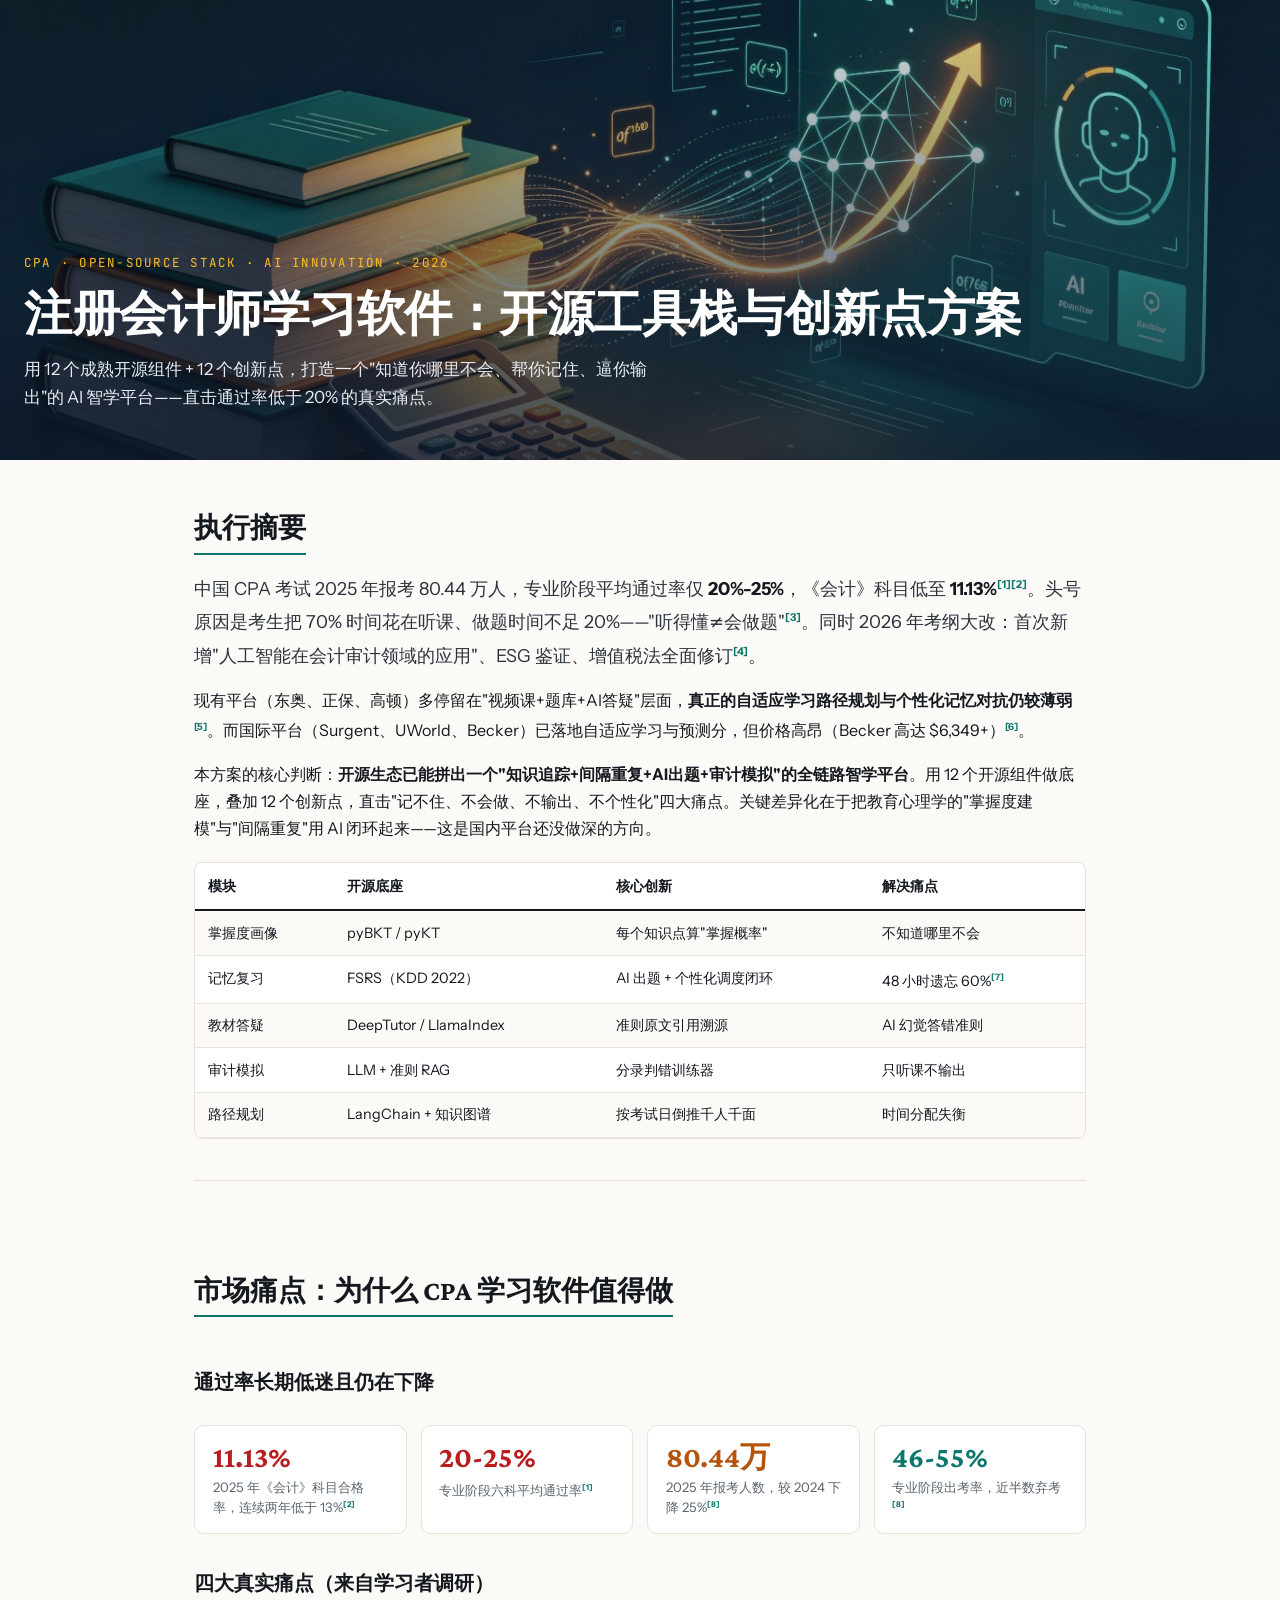
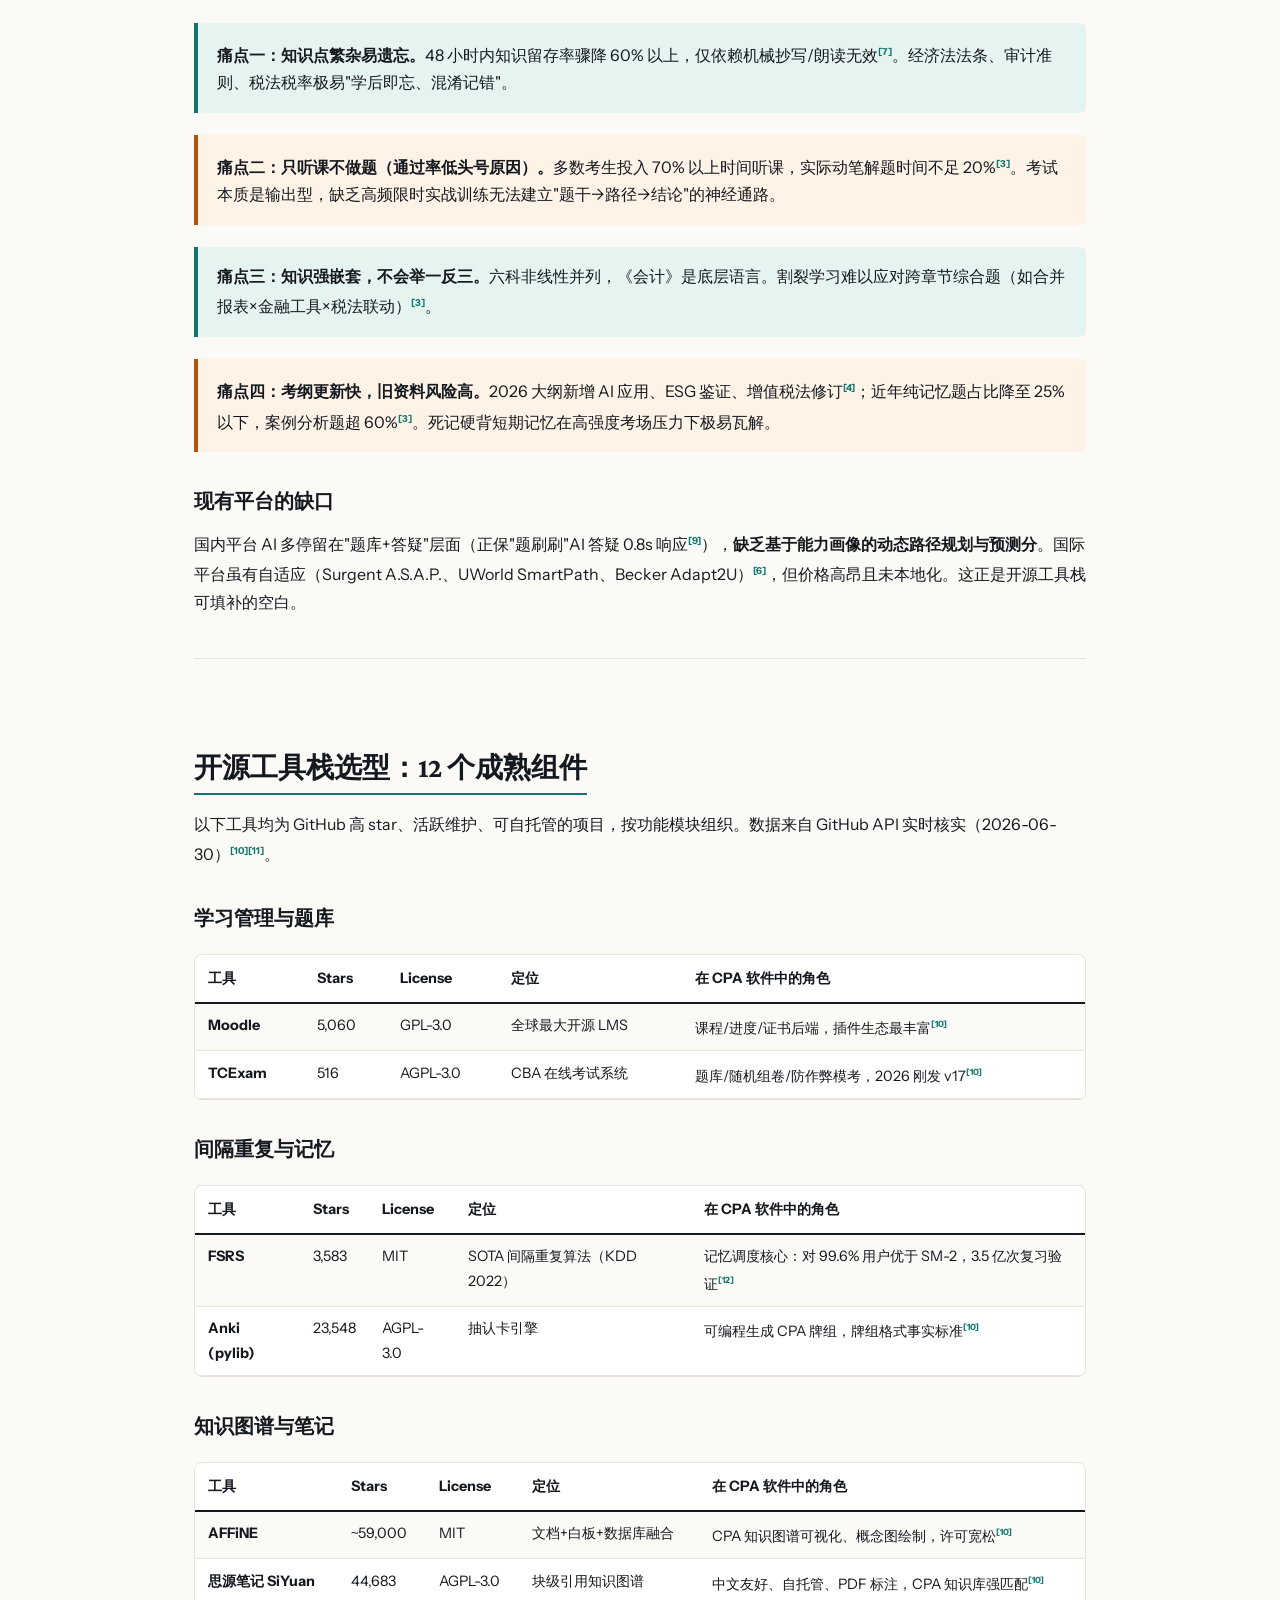
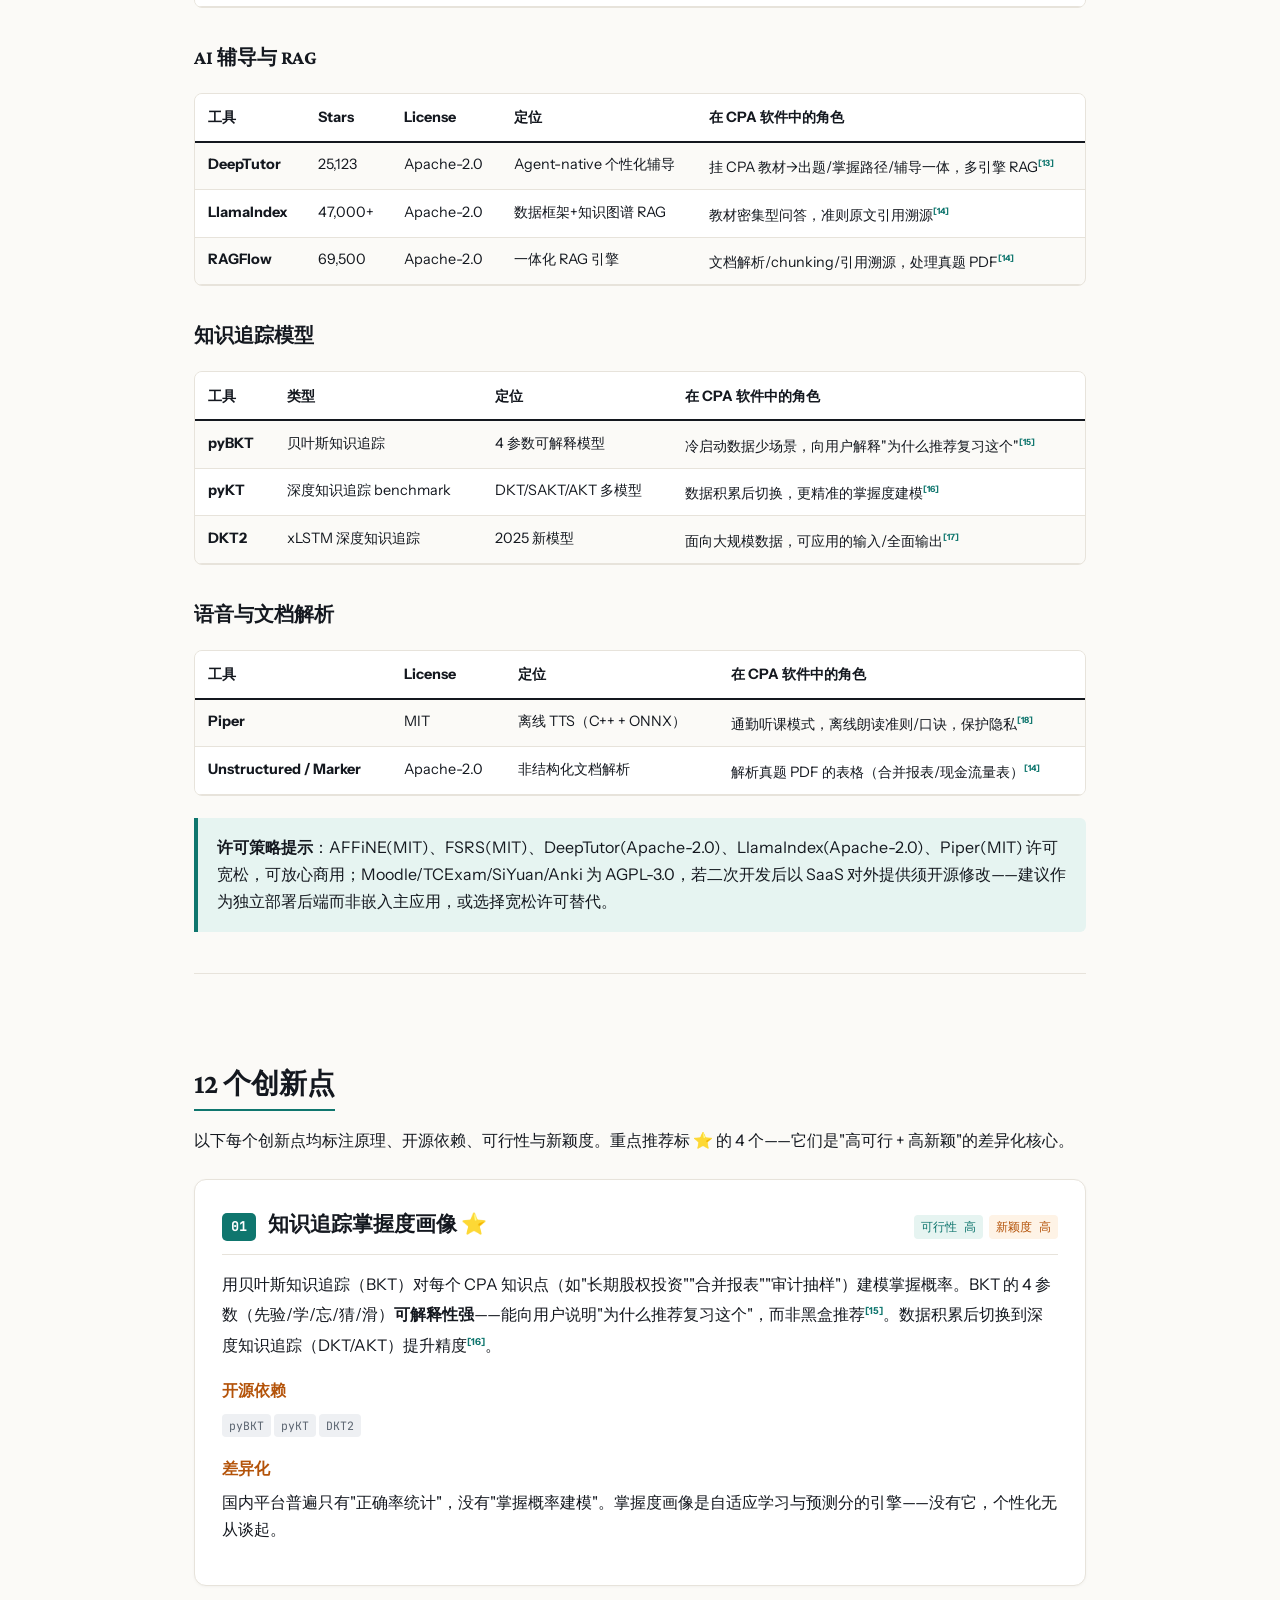
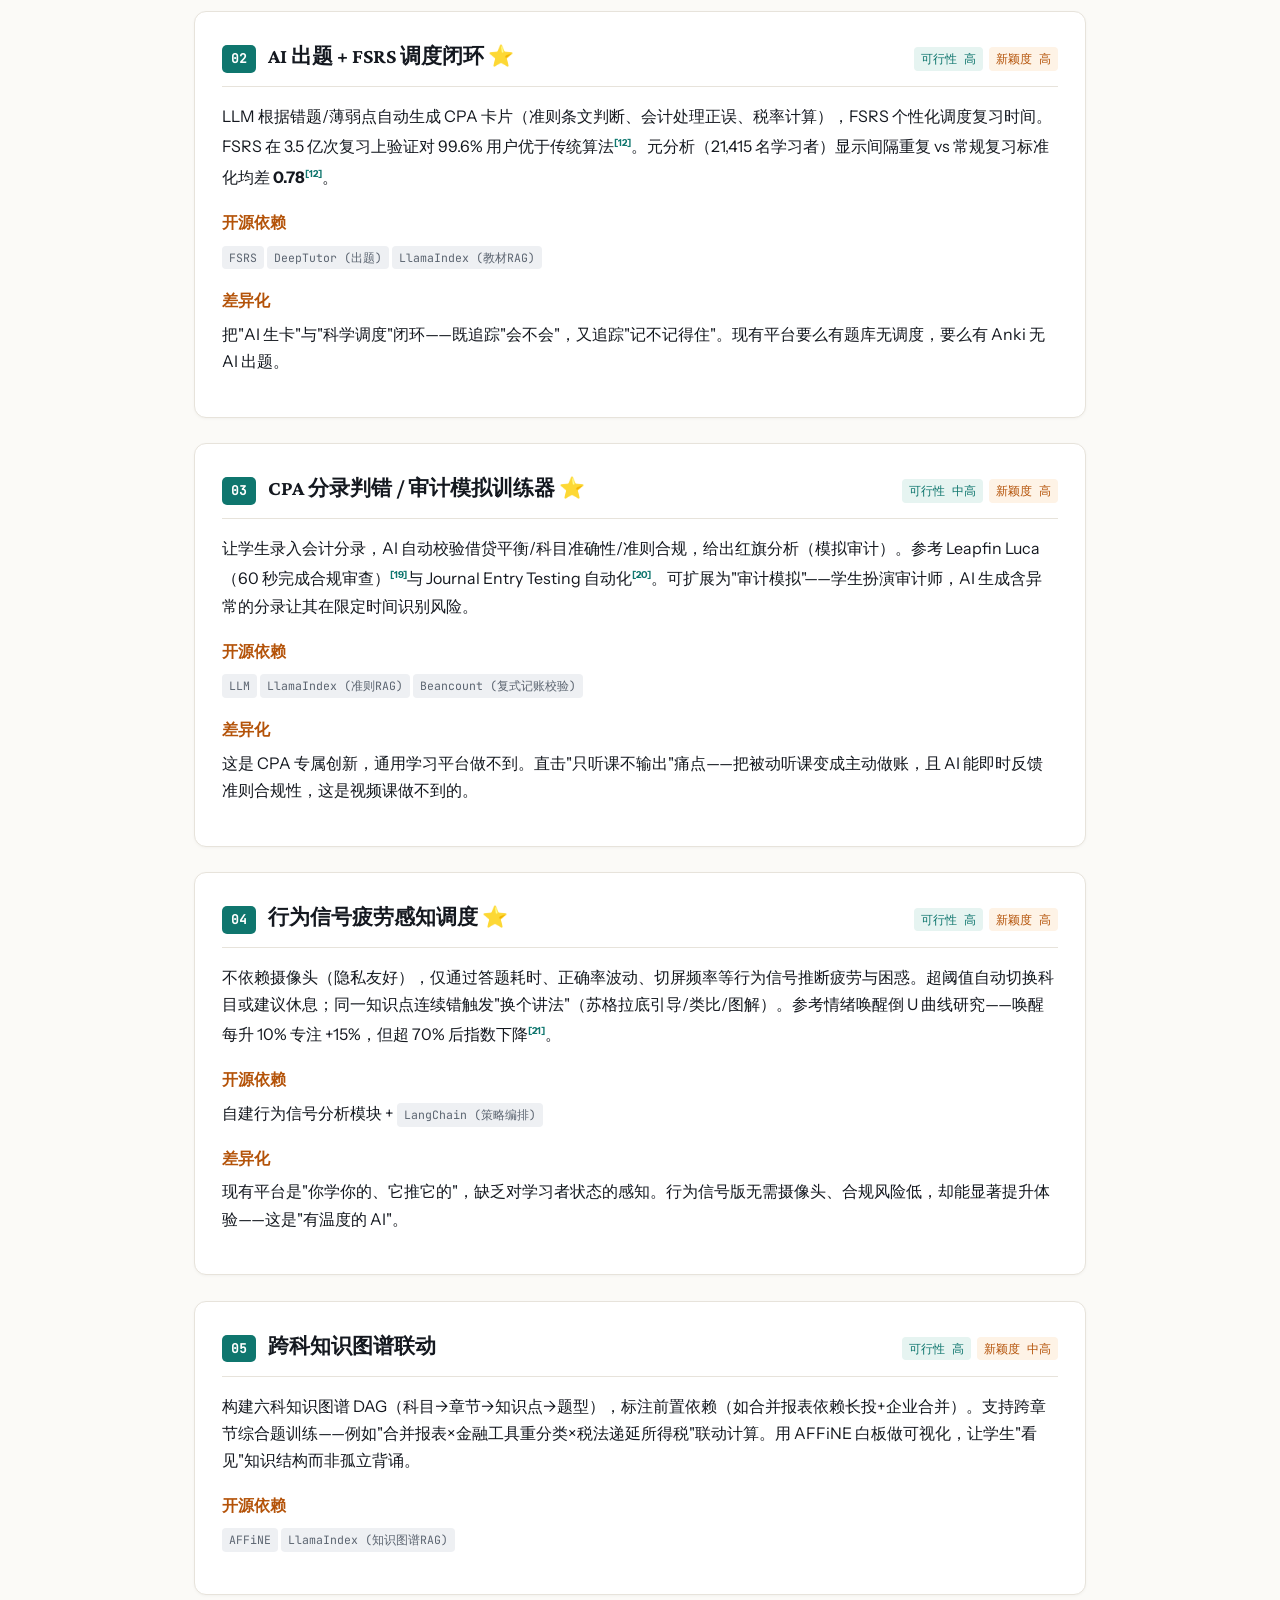
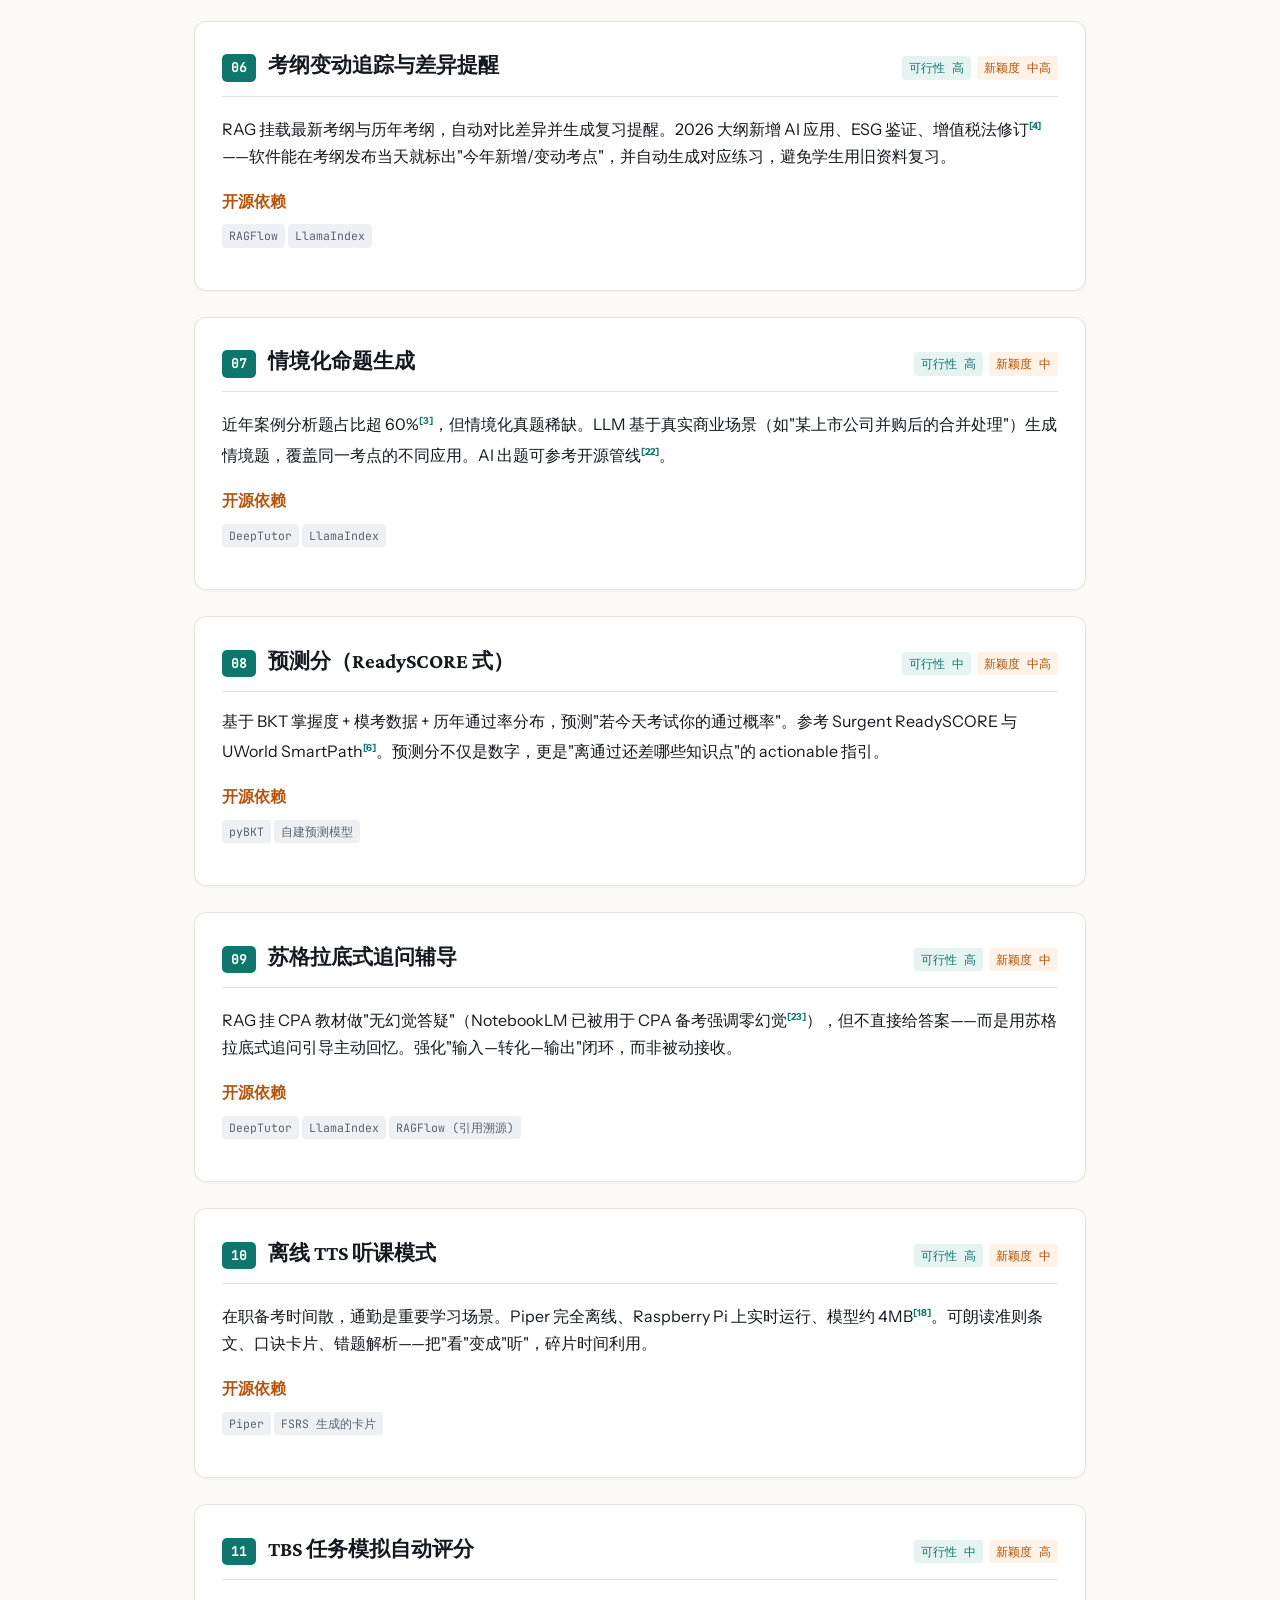
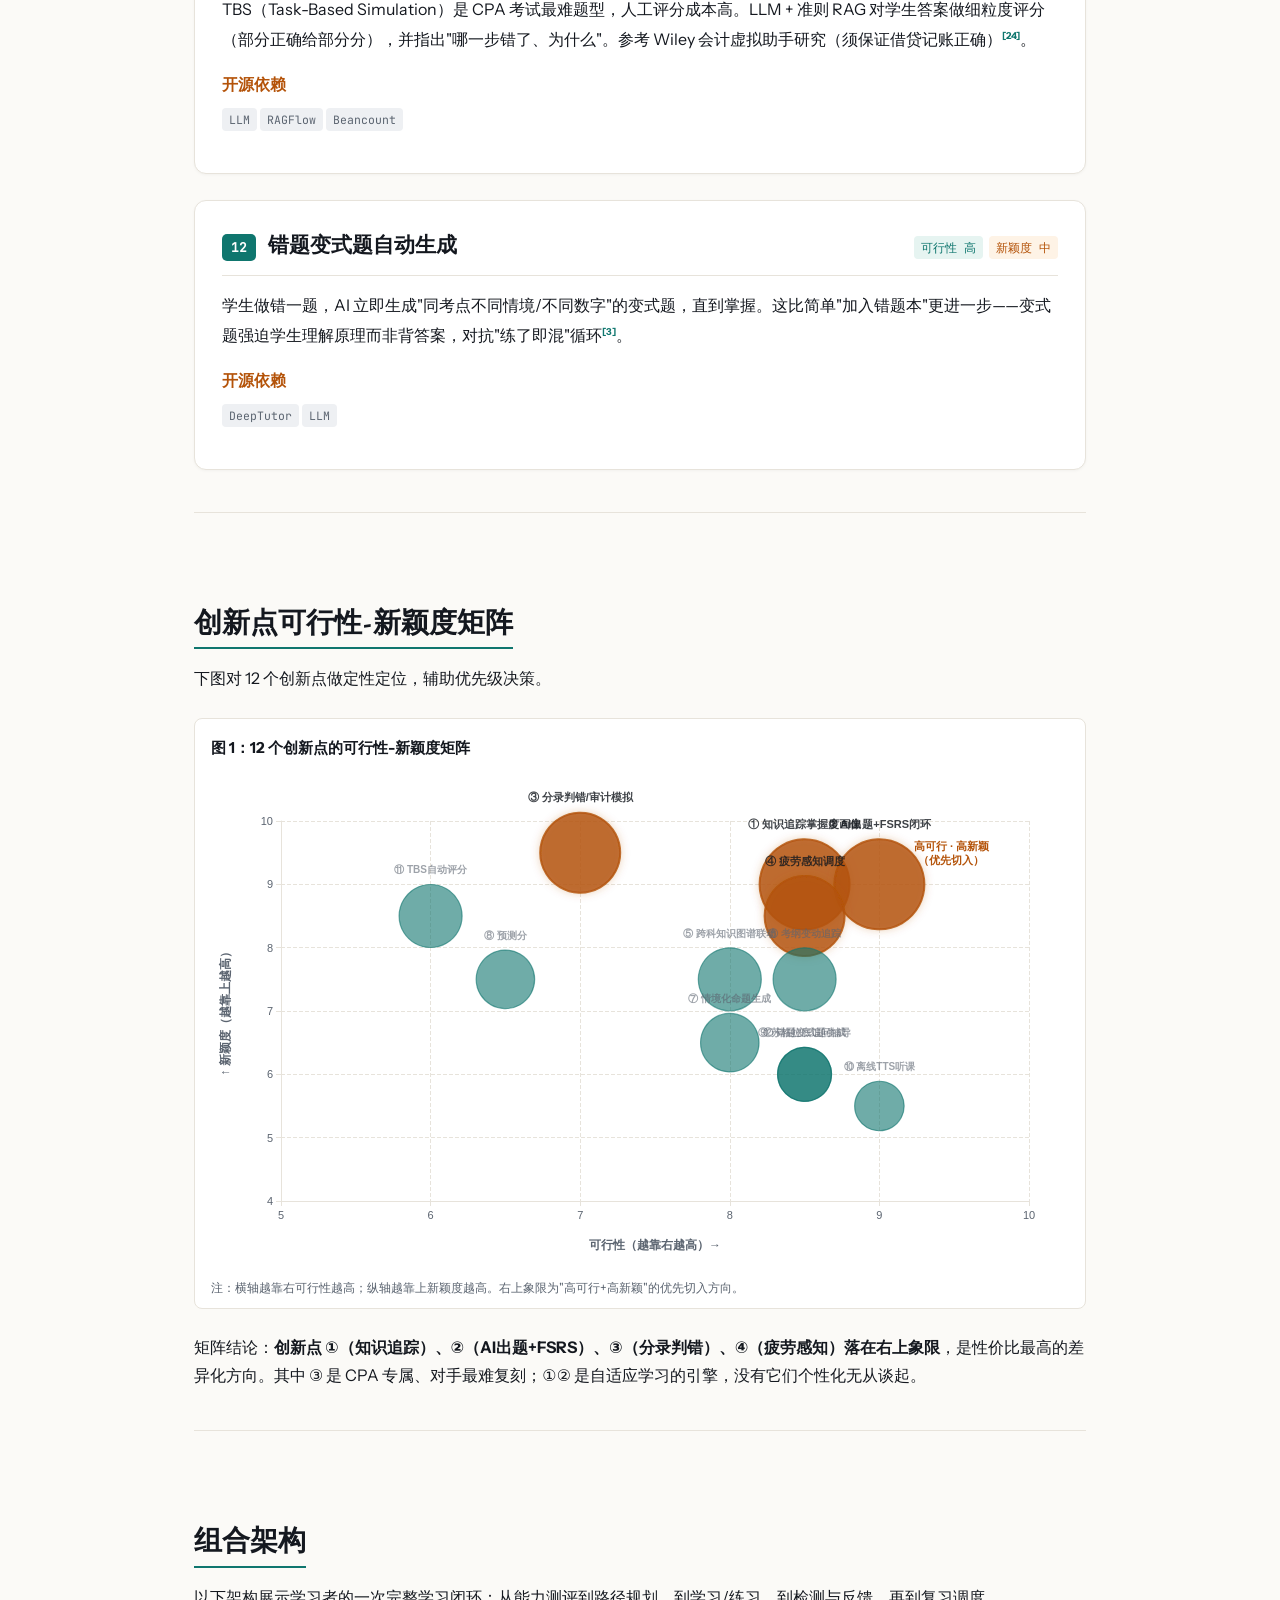
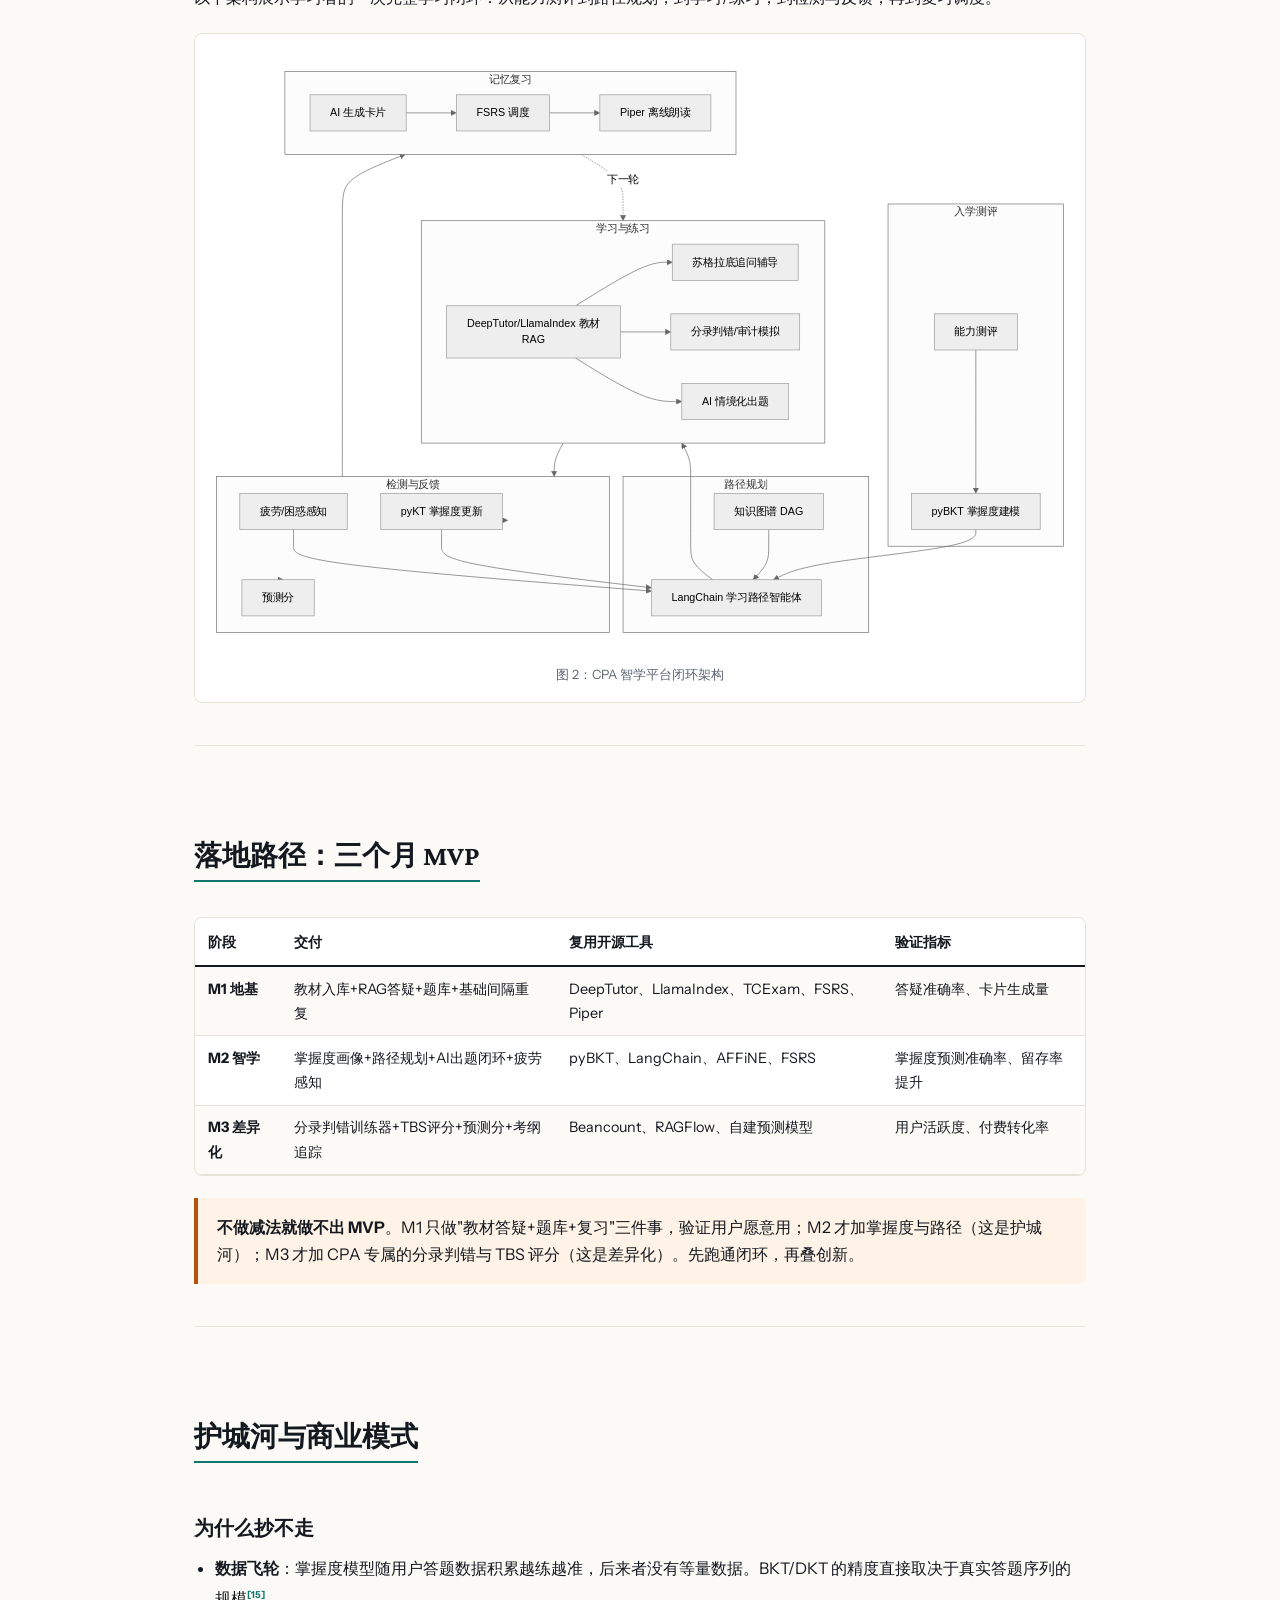
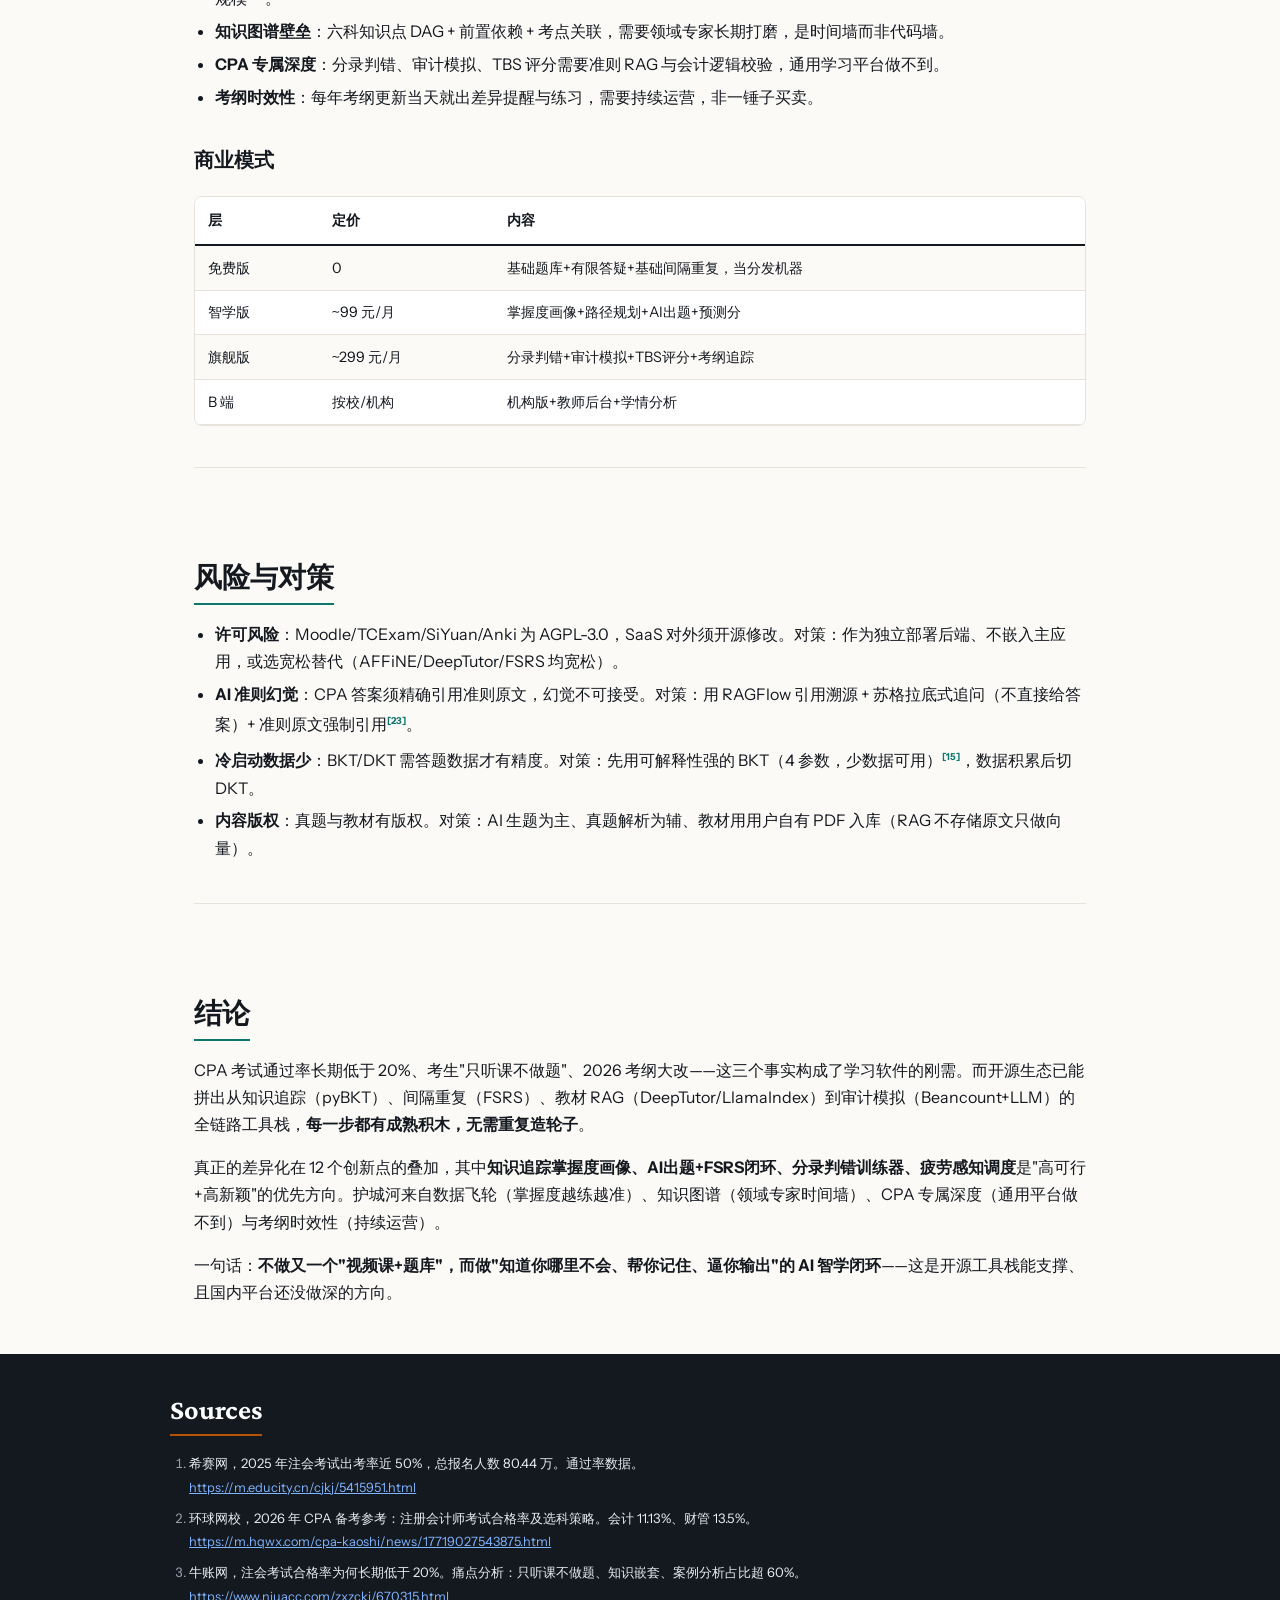
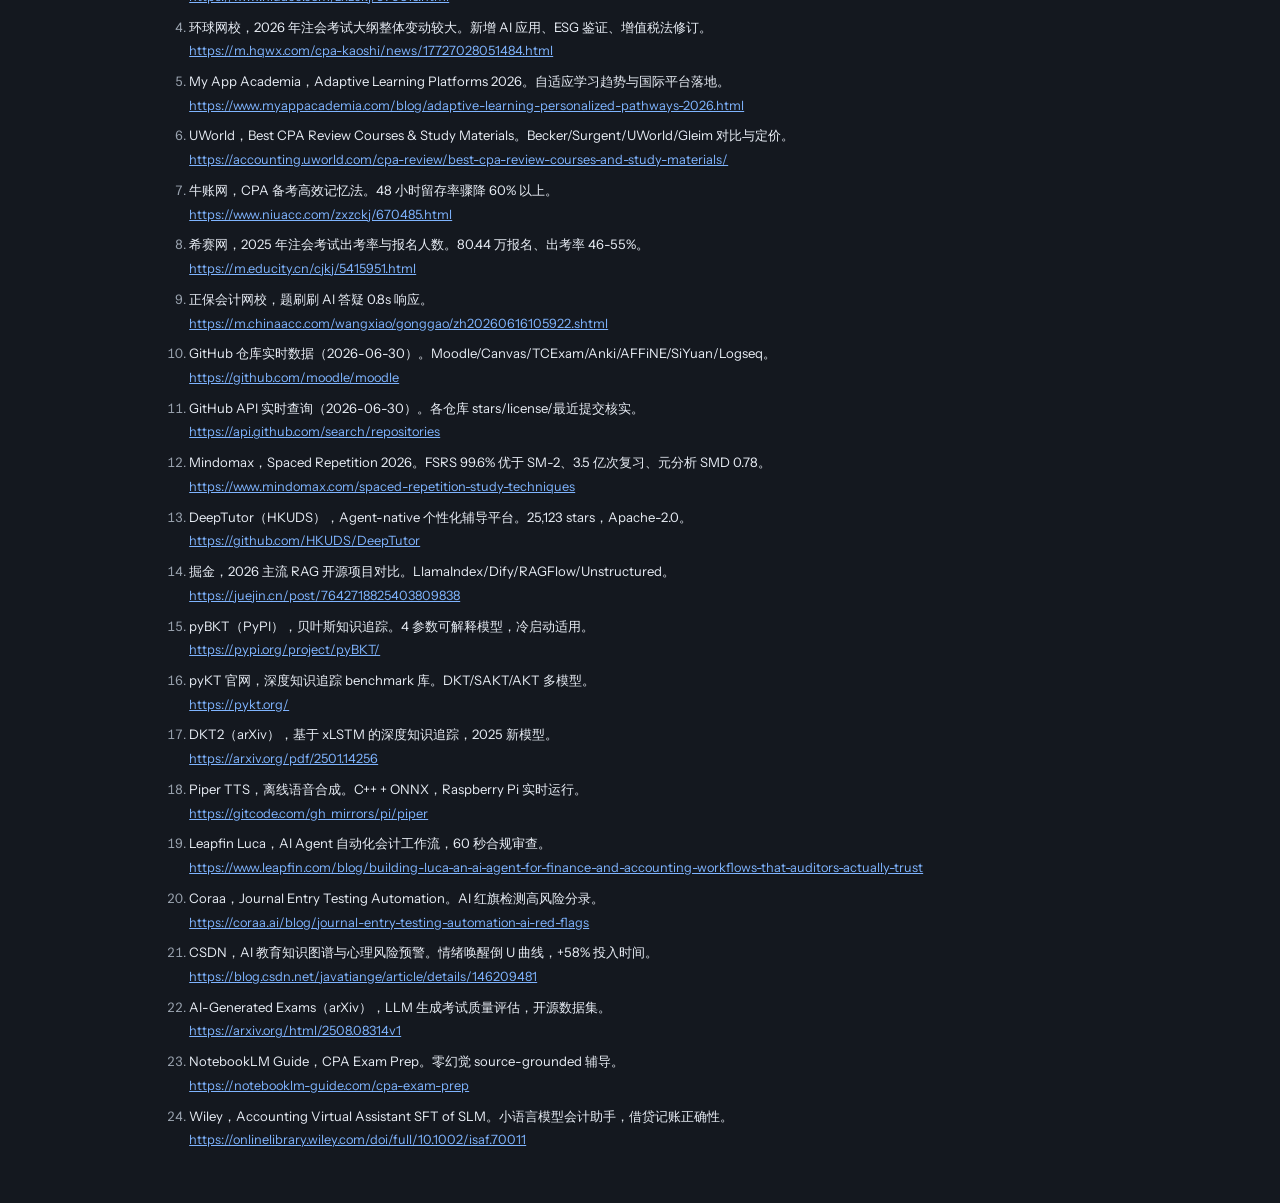
<file: cpa-learning-app.html>
<!-- Generated by Trae Work -->
<!DOCTYPE html>
<html lang="zh-CN">
<head>
<meta charset="UTF-8">
<meta name="viewport" content="width=device-width, initial-scale=1.0">
<title>注册会计师学习软件：开源工具栈与创新点方案</title>
<style>
  @font-face { font-family: 'CrimsonPro'; src: url('./_shared/fonts/CrimsonPro-Bold.ttf') format('truetype'); font-weight: 700; font-style: normal; }
  @font-face { font-family: 'CrimsonPro'; src: url('./_shared/fonts/CrimsonPro-Regular.ttf') format('truetype'); font-weight: 400; font-style: normal; }
  @font-face { font-family: 'CrimsonPro'; src: url('./_shared/fonts/CrimsonPro-Italic.ttf') format('truetype'); font-weight: 400; font-style: italic; }
  @font-face { font-family: 'InstrumentSans'; src: url('./_shared/fonts/InstrumentSans-Regular.ttf') format('truetype'); font-weight: 400; font-style: normal; }
  @font-face { font-family: 'InstrumentSans'; src: url('./_shared/fonts/InstrumentSans-Bold.ttf') format('truetype'); font-weight: 700; font-style: normal; }
  @font-face { font-family: 'JetBrainsMono'; src: url('./_shared/fonts/JetBrainsMono-Regular.ttf') format('truetype'); font-weight: 400; font-style: normal; }

  :root {
    --bg: #fbfaf7;
    --bg2: #ffffff;
    --ink: #14181f;
    --muted: #5b6470;
    --rule: #e7e3db;
    --accent: #0f766e;
    --accent2: #b45309;
    --accent-soft: #e6f4f1;
    --accent2-soft: #fef3e6;
  }

  * { box-sizing: border-box; }
  html { scroll-behavior: smooth; }
  body {
    margin: 0;
    background: var(--bg);
    color: var(--ink);
    font-family: 'InstrumentSans', system-ui, sans-serif;
    font-size: 16px;
    line-height: 1.7;
    -webkit-font-smoothing: antialiased;
  }
  .wrap { max-width: 940px; margin: 0 auto; padding: 0 24px; }

  .hero { position: relative; margin: 0 -24px; }
  .hero img { width: 100%; display: block; max-height: 460px; object-fit: cover; }
  .hero-overlay {
    position: absolute; inset: 0;
    background: linear-gradient(180deg, rgba(15,27,45,0.15) 0%, rgba(15,27,45,0.80) 100%);
    display: flex; flex-direction: column; justify-content: flex-end;
    padding: 48px;
  }
  .hero-kicker { font-family: 'JetBrainsMono', monospace; font-size: 0.78rem; letter-spacing: 0.18em; text-transform: uppercase; color: #fbbf24; margin-bottom: 14px; }
  .hero h1 { font-family: 'CrimsonPro', serif; font-weight: 700; font-size: clamp(1.9rem, 4.2vw, 3rem); line-height: 1.12; color: #fff; margin: 0 0 14px; letter-spacing: -0.01em; }
  .hero p { color: #e8edf5; font-size: 1.05rem; max-width: 660px; margin: 0; }

  h2 { font-family: 'CrimsonPro', serif; font-weight: 700; font-size: 1.75rem; line-height: 1.2; margin: 3.2rem 0 1rem; color: var(--ink); padding-bottom: 0.5rem; border-bottom: 2px solid var(--accent); display: inline-block; }
  h3 { font-family: 'CrimsonPro', serif; font-weight: 700; font-size: 1.25rem; margin: 2rem 0 0.6rem; color: var(--ink); }
  h4 { font-size: 1rem; font-weight: 700; margin: 1.3rem 0 0.4rem; color: var(--accent2); }
  p { margin: 0 0 1rem; }
  strong { font-weight: 700; color: var(--ink); }
  a { color: var(--accent); }
  sup a { color: var(--accent); text-decoration: none; font-size: 0.72em; font-weight: 700; }
  sup a:hover { text-decoration: underline; }
  ul, ol { padding-left: 1.3rem; margin: 0 0 1rem; }
  li { margin-bottom: 0.35rem; }

  .lead { font-size: 1.12rem; color: #2c333d; }
  .callout { background: var(--accent-soft); border-left: 4px solid var(--accent); padding: 1rem 1.2rem; border-radius: 0 6px 6px 0; margin: 1.4rem 0; }
  .callout.amber { background: var(--accent2-soft); border-left-color: var(--accent2); }
  .callout p:last-child { margin-bottom: 0; }

  .stat-grid { display: grid; grid-template-columns: repeat(4, 1fr); gap: 14px; margin: 1.6rem 0; }
  .stat { background: var(--bg2); border: 1px solid var(--rule); border-radius: 10px; padding: 1rem 1.1rem; }
  .stat .num { font-family: 'CrimsonPro', serif; font-weight: 700; font-size: 1.85rem; color: var(--accent); line-height: 1; }
  .stat .num.amber { color: var(--accent2); }
  .stat .num.red { color: #b91c1c; }
  .stat .lbl { font-size: 0.82rem; color: var(--muted); margin-top: 7px; line-height: 1.35; }

  .table-wrap { overflow-x: auto; overflow-y: auto; max-height: 620px; margin: 1.2rem 0; border: 1px solid var(--rule); border-radius: 8px; }
  table { border-collapse: collapse; width: 100%; font-size: 0.9rem; min-width: 640px; }
  thead th { background: var(--bg2); color: var(--ink); font-weight: 700; text-align: left; padding: 0.7rem 0.8rem; border-bottom: 2px solid var(--ink); position: sticky; top: 0; z-index: 1; }
  tbody td { padding: 0.6rem 0.8rem; border-bottom: 1px solid var(--rule); vertical-align: top; }
  tbody tr:nth-child(even) { background: var(--bg2); }
  .tag { display: inline-block; font-family: 'JetBrainsMono', monospace; font-size: 0.72rem; padding: 2px 7px; border-radius: 4px; background: var(--accent-soft); color: var(--accent); }
  .tag.amber { background: var(--accent2-soft); color: var(--accent2); }
  .tag.red { background: #fee2e2; color: #b91c1c; }
  .tag.mut { background: #eef0f3; color: var(--muted); }

  .idea { background: var(--bg2); border: 1px solid var(--rule); border-radius: 12px; padding: 1.6rem 1.7rem; margin: 1.6rem 0; box-shadow: 0 1px 3px rgba(20,24,31,0.04); }
  .idea-head { display: flex; align-items: baseline; gap: 12px; flex-wrap: wrap; border-bottom: 1px solid var(--rule); padding-bottom: 0.8rem; margin-bottom: 1rem; }
  .idea-num { font-family: 'JetBrainsMono', monospace; font-size: 0.8rem; color: #fff; background: var(--accent); padding: 3px 9px; border-radius: 5px; font-weight: 700; }
  .idea-title { font-family: 'CrimsonPro', serif; font-weight: 700; font-size: 1.3rem; color: var(--ink); margin: 0; }
  .idea-badges { margin-left: auto; display: flex; gap: 6px; }
  .idea h4 { margin-top: 1.1rem; }

  .meta-row { display: grid; grid-template-columns: repeat(3, 1fr); gap: 10px; margin: 1rem 0; }
  .meta-cell { background: var(--bg); border: 1px solid var(--rule); border-radius: 8px; padding: 0.7rem 0.85rem; }
  .meta-cell .k { font-size: 0.72rem; text-transform: uppercase; letter-spacing: 0.08em; color: var(--muted); font-family: 'JetBrainsMono', monospace; }
  .meta-cell .v { font-size: 0.92rem; font-weight: 700; color: var(--ink); margin-top: 3px; }
  .meta-cell .v.up { color: var(--accent); }
  .meta-cell .v.amber { color: var(--accent2); }

  .diagram { margin: 1.4rem 0; text-align: center; background: var(--bg2); border: 1px solid var(--rule); border-radius: 8px; padding: 1rem; }
  .diagram figcaption { font-size: 0.8rem; color: var(--muted); margin-top: 0.6rem; }

  .chart-figure { margin: 1.6rem 0; background: var(--bg2); border: 1px solid var(--rule); border-radius: 8px; padding: 1rem 1rem 0.6rem; }
  .chart-figure figcaption { font-size: 0.95rem; font-weight: 700; color: var(--ink); margin-bottom: 0.6rem; }
  .chart-note { font-size: 0.78rem; color: var(--muted); margin-top: 0.4rem; }

  hr.sec { border: none; border-top: 1px solid var(--rule); margin: 2.6rem 0; }

  footer { background: #14181f; color: #c4cbd4; margin: 3rem -24px 0; padding: 2.4rem 24px; }
  footer .sources { max-width: 940px; margin: 0 auto; }
  footer .sources h2 { color: #fff; border-bottom-color: var(--accent2); margin-top: 0; }
  footer .sources ol { padding-left: 1.2rem; font-size: 0.82rem; color: #9aa3af; }
  footer .sources li { margin-bottom: 0.5rem; overflow-wrap: break-word; word-break: break-all; }
  footer .sources .src-title { color: #e8edf5; word-break: normal; }
  footer .sources .src-url { display: block; margin-top: 0.15rem; font-size: 0.8rem; color: #7fb4ff; word-break: break-all; }

  @media (max-width: 760px) {
    .stat-grid { grid-template-columns: repeat(2, 1fr); }
    .meta-row { grid-template-columns: 1fr; }
    .hero-overlay { padding: 28px 24px; }
  }
</style>
</head>
<body>

<div class="hero">
  <img src="assets/hero_1280x720.jpg" alt="CPA 智能学习伴侣">
  <div class="hero-overlay">
    <div class="hero-kicker">CPA · Open-Source Stack · AI Innovation · 2026</div>
    <h1>注册会计师学习软件：开源工具栈与创新点方案</h1>
    <p>用 12 个成熟开源组件 + 12 个创新点，打造一个"知道你哪里不会、帮你记住、逼你输出"的 AI 智学平台——直击通过率低于 20% 的真实痛点。</p>
  </div>
</div>

<div class="wrap">

<h2 id="summary">执行摘要</h2>
<p class="lead">中国 CPA 考试 2025 年报考 80.44 万人，专业阶段平均通过率仅 <strong>20%-25%</strong>，《会计》科目低至 <strong>11.13%</strong><sup><a href="#cite-1">[1]</a></sup><sup><a href="#cite-2">[2]</a></sup>。头号原因是考生把 70% 时间花在听课、做题时间不足 20%——"听得懂≠会做题"<sup><a href="#cite-3">[3]</a></sup>。同时 2026 年考纲大改：首次新增"人工智能在会计审计领域的应用"、ESG 鉴证、增值税法全面修订<sup><a href="#cite-4">[4]</a></sup>。</p>

<p>现有平台（东奥、正保、高顿）多停留在"视频课+题库+AI答疑"层面，<strong>真正的自适应学习路径规划与个性化记忆对抗仍较薄弱</strong><sup><a href="#cite-5">[5]</a></sup>。而国际平台（Surgent、UWorld、Becker）已落地自适应学习与预测分，但价格高昂（Becker 高达 $6,349+）<sup><a href="#cite-6">[6]</a></sup>。</p>

<p>本方案的核心判断：<strong>开源生态已能拼出一个"知识追踪+间隔重复+AI出题+审计模拟"的全链路智学平台</strong>。用 12 个开源组件做底座，叠加 12 个创新点，直击"记不住、不会做、不输出、不个性化"四大痛点。关键差异化在于把教育心理学的"掌握度建模"与"间隔重复"用 AI 闭环起来——这是国内平台还没做深的方向。</p>

<div class="table-wrap">
<table>
<thead><tr><th>模块</th><th>开源底座</th><th>核心创新</th><th>解决痛点</th></tr></thead>
<tbody>
<tr><td>掌握度画像</td><td>pyBKT / pyKT</td><td>每个知识点算"掌握概率"</td><td>不知道哪里不会</td></tr>
<tr><td>记忆复习</td><td>FSRS（KDD 2022）</td><td>AI 出题 + 个性化调度闭环</td><td>48 小时遗忘 60%<sup><a href="#cite-7">[7]</a></sup></td></tr>
<tr><td>教材答疑</td><td>DeepTutor / LlamaIndex</td><td>准则原文引用溯源</td><td>AI 幻觉答错准则</td></tr>
<tr><td>审计模拟</td><td>LLM + 准则 RAG</td><td>分录判错训练器</td><td>只听课不输出</td></tr>
<tr><td>路径规划</td><td>LangChain + 知识图谱</td><td>按考试日倒推千人千面</td><td>时间分配失衡</td></tr>
</tbody>
</table>
</div>

<hr class="sec">

<h2 id="pain">市场痛点：为什么 CPA 学习软件值得做</h2>

<h3>通过率长期低迷且仍在下降</h3>
<div class="stat-grid">
  <div class="stat"><div class="num red">11.13%</div><div class="lbl">2025 年《会计》科目合格率，连续两年低于 13%<sup><a href="#cite-2">[2]</a></sup></div></div>
  <div class="stat"><div class="num red">20-25%</div><div class="lbl">专业阶段六科平均通过率<sup><a href="#cite-1">[1]</a></sup></div></div>
  <div class="stat"><div class="num amber">80.44万</div><div class="lbl">2025 年报考人数，较 2024 下降 25%<sup><a href="#cite-8">[8]</a></sup></div></div>
  <div class="stat"><div class="num">46-55%</div><div class="lbl">专业阶段出考率，近半数弃考<sup><a href="#cite-8">[8]</a></sup></div></div>
</div>

<h3>四大真实痛点（来自学习者调研）</h3>
<div class="callout">
<p><strong>痛点一：知识点繁杂易遗忘。</strong>48 小时内知识留存率骤降 60% 以上，仅依赖机械抄写/朗读无效<sup><a href="#cite-7">[7]</a></sup>。经济法法条、审计准则、税法税率极易"学后即忘、混淆记错"。</p>
</div>
<div class="callout amber">
<p><strong>痛点二：只听课不做题（通过率低头号原因）。</strong>多数考生投入 70% 以上时间听课，实际动笔解题时间不足 20%<sup><a href="#cite-3">[3]</a></sup>。考试本质是输出型，缺乏高频限时实战训练无法建立"题干→路径→结论"的神经通路。</p>
</div>
<div class="callout">
<p><strong>痛点三：知识强嵌套，不会举一反三。</strong>六科非线性并列，《会计》是底层语言。割裂学习难以应对跨章节综合题（如合并报表×金融工具×税法联动）<sup><a href="#cite-3">[3]</a></sup>。</p>
</div>
<div class="callout amber">
<p><strong>痛点四：考纲更新快，旧资料风险高。</strong>2026 大纲新增 AI 应用、ESG 鉴证、增值税法修订<sup><a href="#cite-4">[4]</a></sup>；近年纯记忆题占比降至 25% 以下，案例分析题超 60%<sup><a href="#cite-3">[3]</a></sup>。死记硬背短期记忆在高强度考场压力下极易瓦解。</p>
</div>

<h3>现有平台的缺口</h3>
<p>国内平台 AI 多停留在"题库+答疑"层面（正保"题刷刷"AI 答疑 0.8s 响应<sup><a href="#cite-9">[9]</a></sup>），<strong>缺乏基于能力画像的动态路径规划与预测分</strong>。国际平台虽有自适应（Surgent A.S.A.P.、UWorld SmartPath、Becker Adapt2U）<sup><a href="#cite-6">[6]</a></sup>，但价格高昂且未本地化。这正是开源工具栈可填补的空白。</p>

<hr class="sec">

<h2 id="stack">开源工具栈选型：12 个成熟组件</h2>
<p>以下工具均为 GitHub 高 star、活跃维护、可自托管的项目，按功能模块组织。数据来自 GitHub API 实时核实（2026-06-30）<sup><a href="#cite-10">[10]</a></sup><sup><a href="#cite-11">[11]</a></sup>。</p>

<h3>学习管理与题库</h3>
<div class="table-wrap">
<table>
<thead><tr><th>工具</th><th>Stars</th><th>License</th><th>定位</th><th>在 CPA 软件中的角色</th></tr></thead>
<tbody>
<tr><td><strong>Moodle</strong></td><td>5,060</td><td>GPL-3.0</td><td>全球最大开源 LMS</td><td>课程/进度/证书后端，插件生态最丰富<sup><a href="#cite-10">[10]</a></sup></td></tr>
<tr><td><strong>TCExam</strong></td><td>516</td><td>AGPL-3.0</td><td>CBA 在线考试系统</td><td>题库/随机组卷/防作弊模考，2026 刚发 v17<sup><a href="#cite-10">[10]</a></sup></td></tr>
</tbody>
</table>
</div>

<h3>间隔重复与记忆</h3>
<div class="table-wrap">
<table>
<thead><tr><th>工具</th><th>Stars</th><th>License</th><th>定位</th><th>在 CPA 软件中的角色</th></tr></thead>
<tbody>
<tr><td><strong>FSRS</strong></td><td>3,583</td><td>MIT</td><td>SOTA 间隔重复算法（KDD 2022）</td><td>记忆调度核心：对 99.6% 用户优于 SM-2，3.5 亿次复习验证<sup><a href="#cite-12">[12]</a></sup></td></tr>
<tr><td><strong>Anki (pylib)</strong></td><td>23,548</td><td>AGPL-3.0</td><td>抽认卡引擎</td><td>可编程生成 CPA 牌组，牌组格式事实标准<sup><a href="#cite-10">[10]</a></sup></td></tr>
</tbody>
</table>
</div>

<h3>知识图谱与笔记</h3>
<div class="table-wrap">
<table>
<thead><tr><th>工具</th><th>Stars</th><th>License</th><th>定位</th><th>在 CPA 软件中的角色</th></tr></thead>
<tbody>
<tr><td><strong>AFFiNE</strong></td><td>~59,000</td><td>MIT</td><td>文档+白板+数据库融合</td><td>CPA 知识图谱可视化、概念图绘制，许可宽松<sup><a href="#cite-10">[10]</a></sup></td></tr>
<tr><td><strong>思源笔记 SiYuan</strong></td><td>44,683</td><td>AGPL-3.0</td><td>块级引用知识图谱</td><td>中文友好、自托管、PDF 标注，CPA 知识库强匹配<sup><a href="#cite-10">[10]</a></sup></td></tr>
</tbody>
</table>
</div>

<h3>AI 辅导与 RAG</h3>
<div class="table-wrap">
<table>
<thead><tr><th>工具</th><th>Stars</th><th>License</th><th>定位</th><th>在 CPA 软件中的角色</th></tr></thead>
<tbody>
<tr><td><strong>DeepTutor</strong></td><td>25,123</td><td>Apache-2.0</td><td>Agent-native 个性化辅导</td><td>挂 CPA 教材→出题/掌握路径/辅导一体，多引擎 RAG<sup><a href="#cite-13">[13]</a></sup></td></tr>
<tr><td><strong>LlamaIndex</strong></td><td>47,000+</td><td>Apache-2.0</td><td>数据框架+知识图谱 RAG</td><td>教材密集型问答，准则原文引用溯源<sup><a href="#cite-14">[14]</a></sup></td></tr>
<tr><td><strong>RAGFlow</strong></td><td>69,500</td><td>Apache-2.0</td><td>一体化 RAG 引擎</td><td>文档解析/chunking/引用溯源，处理真题 PDF<sup><a href="#cite-14">[14]</a></sup></td></tr>
</tbody>
</table>
</div>

<h3>知识追踪模型</h3>
<div class="table-wrap">
<table>
<thead><tr><th>工具</th><th>类型</th><th>定位</th><th>在 CPA 软件中的角色</th></tr></thead>
<tbody>
<tr><td><strong>pyBKT</strong></td><td>贝叶斯知识追踪</td><td>4 参数可解释模型</td><td>冷启动数据少场景，向用户解释"为什么推荐复习这个"<sup><a href="#cite-15">[15]</a></sup></td></tr>
<tr><td><strong>pyKT</strong></td><td>深度知识追踪 benchmark</td><td>DKT/SAKT/AKT 多模型</td><td>数据积累后切换，更精准的掌握度建模<sup><a href="#cite-16">[16]</a></sup></td></tr>
<tr><td><strong>DKT2</strong></td><td>xLSTM 深度知识追踪</td><td>2025 新模型</td><td>面向大规模数据，可应用的输入/全面输出<sup><a href="#cite-17">[17]</a></sup></td></tr>
</tbody>
</table>
</div>

<h3>语音与文档解析</h3>
<div class="table-wrap">
<table>
<thead><tr><th>工具</th><th>License</th><th>定位</th><th>在 CPA 软件中的角色</th></tr></thead>
<tbody>
<tr><td><strong>Piper</strong></td><td>MIT</td><td>离线 TTS（C++ + ONNX）</td><td>通勤听课模式，离线朗读准则/口诀，保护隐私<sup><a href="#cite-18">[18]</a></sup></td></tr>
<tr><td><strong>Unstructured / Marker</strong></td><td>Apache-2.0</td><td>非结构化文档解析</td><td>解析真题 PDF 的表格（合并报表/现金流量表）<sup><a href="#cite-14">[14]</a></sup></td></tr>
</tbody>
</table>
</div>

<div class="callout">
<p><strong>许可策略提示</strong>：AFFiNE(MIT)、FSRS(MIT)、DeepTutor(Apache-2.0)、LlamaIndex(Apache-2.0)、Piper(MIT) 许可宽松，可放心商用；Moodle/TCExam/SiYuan/Anki 为 AGPL-3.0，若二次开发后以 SaaS 对外提供须开源修改——建议作为独立部署后端而非嵌入主应用，或选择宽松许可替代。</p>
</div>

<hr class="sec">

<h2 id="innovations">12 个创新点</h2>
<p>以下每个创新点均标注原理、开源依赖、可行性与新颖度。重点推荐标 ⭐ 的 4 个——它们是"高可行 + 高新颖"的差异化核心。</p>

<!-- 创新 1 -->
<div class="idea">
  <div class="idea-head">
    <span class="idea-num">01</span>
    <h3 class="idea-title">知识追踪掌握度画像 ⭐</h3>
    <div class="idea-badges"><span class="tag">可行性 高</span><span class="tag amber">新颖度 高</span></div>
  </div>
  <p>用贝叶斯知识追踪（BKT）对每个 CPA 知识点（如"长期股权投资""合并报表""审计抽样"）建模掌握概率。BKT 的 4 参数（先验/学/忘/猜/滑）<strong>可解释性强</strong>——能向用户说明"为什么推荐复习这个"，而非黑盒推荐<sup><a href="#cite-15">[15]</a></sup>。数据积累后切换到深度知识追踪（DKT/AKT）提升精度<sup><a href="#cite-16">[16]</a></sup>。</p>
  <h4>开源依赖</h4>
  <p><span class="tag mut">pyBKT</span> <span class="tag mut">pyKT</span> <span class="tag mut">DKT2</span></p>
  <h4>差异化</h4>
  <p>国内平台普遍只有"正确率统计"，没有"掌握概率建模"。掌握度画像是自适应学习与预测分的引擎——没有它，个性化无从谈起。</p>
</div>

<!-- 创新 2 -->
<div class="idea">
  <div class="idea-head">
    <span class="idea-num">02</span>
    <h3 class="idea-title">AI 出题 + FSRS 调度闭环 ⭐</h3>
    <div class="idea-badges"><span class="tag">可行性 高</span><span class="tag amber">新颖度 高</span></div>
  </div>
  <p>LLM 根据错题/薄弱点自动生成 CPA 卡片（准则条文判断、会计处理正误、税率计算），FSRS 个性化调度复习时间。FSRS 在 3.5 亿次复习上验证对 99.6% 用户优于传统算法<sup><a href="#cite-12">[12]</a></sup>。元分析（21,415 名学习者）显示间隔重复 vs 常规复习标准化均差 <strong>0.78</strong><sup><a href="#cite-12">[12]</a></sup>。</p>
  <h4>开源依赖</h4>
  <p><span class="tag mut">FSRS</span> <span class="tag mut">DeepTutor (出题)</span> <span class="tag mut">LlamaIndex (教材RAG)</span></p>
  <h4>差异化</h4>
  <p>把"AI 生卡"与"科学调度"闭环——既追踪"会不会"，又追踪"记不记得住"。现有平台要么有题库无调度，要么有 Anki 无 AI 出题。</p>
</div>

<!-- 创新 3 -->
<div class="idea">
  <div class="idea-head">
    <span class="idea-num">03</span>
    <h3 class="idea-title">CPA 分录判错 / 审计模拟训练器 ⭐</h3>
    <div class="idea-badges"><span class="tag">可行性 中高</span><span class="tag amber">新颖度 高</span></div>
  </div>
  <p>让学生录入会计分录，AI 自动校验借贷平衡/科目准确性/准则合规，给出红旗分析（模拟审计）。参考 Leapfin Luca（60 秒完成合规审查）<sup><a href="#cite-19">[19]</a></sup>与 Journal Entry Testing 自动化<sup><a href="#cite-20">[20]</a></sup>。可扩展为"审计模拟"——学生扮演审计师，AI 生成含异常的分录让其在限定时间识别风险。</p>
  <h4>开源依赖</h4>
  <p><span class="tag mut">LLM</span> <span class="tag mut">LlamaIndex (准则RAG)</span> <span class="tag mut">Beancount (复式记账校验)</span></p>
  <h4>差异化</h4>
  <p>这是 CPA 专属创新，通用学习平台做不到。直击"只听课不输出"痛点——把被动听课变成主动做账，且 AI 能即时反馈准则合规性，这是视频课做不到的。</p>
</div>

<!-- 创新 4 -->
<div class="idea">
  <div class="idea-head">
    <span class="idea-num">04</span>
    <h3 class="idea-title">行为信号疲劳感知调度 ⭐</h3>
    <div class="idea-badges"><span class="tag">可行性 高</span><span class="tag amber">新颖度 高</span></div>
  </div>
  <p>不依赖摄像头（隐私友好），仅通过答题耗时、正确率波动、切屏频率等行为信号推断疲劳与困惑。超阈值自动切换科目或建议休息；同一知识点连续错触发"换个讲法"（苏格拉底引导/类比/图解）。参考情绪唤醒倒 U 曲线研究——唤醒每升 10% 专注 +15%，但超 70% 后指数下降<sup><a href="#cite-21">[21]</a></sup>。</p>
  <h4>开源依赖</h4>
  <p>自建行为信号分析模块 + <span class="tag mut">LangChain (策略编排)</span></p>
  <h4>差异化</h4>
  <p>现有平台是"你学你的、它推它的"，缺乏对学习者状态的感知。行为信号版无需摄像头、合规风险低，却能显著提升体验——这是"有温度的 AI"。</p>
</div>

<!-- 创新 5 -->
<div class="idea">
  <div class="idea-head">
    <span class="idea-num">05</span>
    <h3 class="idea-title">跨科知识图谱联动</h3>
    <div class="idea-badges"><span class="tag">可行性 高</span><span class="tag amber">新颖度 中高</span></div>
  </div>
  <p>构建六科知识图谱 DAG（科目→章节→知识点→题型），标注前置依赖（如合并报表依赖长投+企业合并）。支持跨章节综合题训练——例如"合并报表×金融工具重分类×税法递延所得税"联动计算。用 AFFiNE 白板做可视化，让学生"看见"知识结构而非孤立背诵。</p>
  <h4>开源依赖</h4>
  <p><span class="tag mut">AFFiNE</span> <span class="tag mut">LlamaIndex (知识图谱RAG)</span></p>
</div>

<!-- 创新 6 -->
<div class="idea">
  <div class="idea-head">
    <span class="idea-num">06</span>
    <h3 class="idea-title">考纲变动追踪与差异提醒</h3>
    <div class="idea-badges"><span class="tag">可行性 高</span><span class="tag amber">新颖度 中高</span></div>
  </div>
  <p>RAG 挂载最新考纲与历年考纲，自动对比差异并生成复习提醒。2026 大纲新增 AI 应用、ESG 鉴证、增值税法修订<sup><a href="#cite-4">[4]</a></sup>——软件能在考纲发布当天就标出"今年新增/变动考点"，并自动生成对应练习，避免学生用旧资料复习。</p>
  <h4>开源依赖</h4>
  <p><span class="tag mut">RAGFlow</span> <span class="tag mut">LlamaIndex</span></p>
</div>

<!-- 创新 7 -->
<div class="idea">
  <div class="idea-head">
    <span class="idea-num">07</span>
    <h3 class="idea-title">情境化命题生成</h3>
    <div class="idea-badges"><span class="tag">可行性 高</span><span class="tag amber">新颖度 中</span></div>
  </div>
  <p>近年案例分析题占比超 60%<sup><a href="#cite-3">[3]</a></sup>，但情境化真题稀缺。LLM 基于真实商业场景（如"某上市公司并购后的合并处理"）生成情境题，覆盖同一考点的不同应用。AI 出题可参考开源管线<sup><a href="#cite-22">[22]</a></sup>。</p>
  <h4>开源依赖</h4>
  <p><span class="tag mut">DeepTutor</span> <span class="tag mut">LlamaIndex</span></p>
</div>

<!-- 创新 8 -->
<div class="idea">
  <div class="idea-head">
    <span class="idea-num">08</span>
    <h3 class="idea-title">预测分（ReadySCORE 式）</h3>
    <div class="idea-badges"><span class="tag">可行性 中</span><span class="tag amber">新颖度 中高</span></div>
  </div>
  <p>基于 BKT 掌握度 + 模考数据 + 历年通过率分布，预测"若今天考试你的通过概率"。参考 Surgent ReadySCORE 与 UWorld SmartPath<sup><a href="#cite-6">[6]</a></sup>。预测分不仅是数字，更是"离通过还差哪些知识点"的 actionable 指引。</p>
  <h4>开源依赖</h4>
  <p><span class="tag mut">pyBKT</span> <span class="tag mut">自建预测模型</span></p>
</div>

<!-- 创新 9 -->
<div class="idea">
  <div class="idea-head">
    <span class="idea-num">09</span>
    <h3 class="idea-title">苏格拉底式追问辅导</h3>
    <div class="idea-badges"><span class="tag">可行性 高</span><span class="tag amber">新颖度 中</span></div>
  </div>
  <p>RAG 挂 CPA 教材做"无幻觉答疑"（NotebookLM 已被用于 CPA 备考强调零幻觉<sup><a href="#cite-23">[23]</a></sup>），但不直接给答案——而是用苏格拉底式追问引导主动回忆。强化"输入—转化—输出"闭环，而非被动接收。</p>
  <h4>开源依赖</h4>
  <p><span class="tag mut">DeepTutor</span> <span class="tag mut">LlamaIndex</span> <span class="tag mut">RAGFlow (引用溯源)</span></p>
</div>

<!-- 创新 10 -->
<div class="idea">
  <div class="idea-head">
    <span class="idea-num">10</span>
    <h3 class="idea-title">离线 TTS 听课模式</h3>
    <div class="idea-badges"><span class="tag">可行性 高</span><span class="tag amber">新颖度 中</span></div>
  </div>
  <p>在职备考时间散，通勤是重要学习场景。Piper 完全离线、Raspberry Pi 上实时运行、模型约 4MB<sup><a href="#cite-18">[18]</a></sup>。可朗读准则条文、口诀卡片、错题解析——把"看"变成"听"，碎片时间利用。</p>
  <h4>开源依赖</h4>
  <p><span class="tag mut">Piper</span> <span class="tag mut">FSRS 生成的卡片</span></p>
</div>

<!-- 创新 11 -->
<div class="idea">
  <div class="idea-head">
    <span class="idea-num">11</span>
    <h3 class="idea-title">TBS 任务模拟自动评分</h3>
    <div class="idea-badges"><span class="tag">可行性 中</span><span class="tag amber">新颖度 高</span></div>
  </div>
  <p>TBS（Task-Based Simulation）是 CPA 考试最难题型，人工评分成本高。LLM + 准则 RAG 对学生答案做细粒度评分（部分正确给部分分），并指出"哪一步错了、为什么"。参考 Wiley 会计虚拟助手研究（须保证借贷记账正确）<sup><a href="#cite-24">[24]</a></sup>。</p>
  <h4>开源依赖</h4>
  <p><span class="tag mut">LLM</span> <span class="tag mut">RAGFlow</span> <span class="tag mut">Beancount</span></p>
</div>

<!-- 创新 12 -->
<div class="idea">
  <div class="idea-head">
    <span class="idea-num">12</span>
    <h3 class="idea-title">错题变式题自动生成</h3>
    <div class="idea-badges"><span class="tag">可行性 高</span><span class="tag amber">新颖度 中</span></div>
  </div>
  <p>学生做错一题，AI 立即生成"同考点不同情境/不同数字"的变式题，直到掌握。这比简单"加入错题本"更进一步——变式题强迫学生理解原理而非背答案，对抗"练了即混"循环<sup><a href="#cite-3">[3]</a></sup>。</p>
  <h4>开源依赖</h4>
  <p><span class="tag mut">DeepTutor</span> <span class="tag mut">LLM</span></p>
</div>

<hr class="sec">

<h2 id="matrix">创新点可行性-新颖度矩阵</h2>
<p>下图对 12 个创新点做定性定位，辅助优先级决策。</p>
<figure class="chart-figure">
  <figcaption>图 1：12 个创新点的可行性-新颖度矩阵</figcaption>
  <div id="chart-matrix" style="width:100%;min-height:500px"></div>
  <div class="chart-note">注：横轴越靠右可行性越高；纵轴越靠上新颖度越高。右上象限为"高可行+高新颖"的优先切入方向。</div>
</figure>

<p>矩阵结论：<strong>创新点 ①（知识追踪）、②（AI出题+FSRS）、③（分录判错）、④（疲劳感知）落在右上象限</strong>，是性价比最高的差异化方向。其中 ③ 是 CPA 专属、对手最难复刻；①② 是自适应学习的引擎，没有它们个性化无从谈起。</p>

<hr class="sec">

<h2 id="arch">组合架构</h2>
<p>以下架构展示学习者的一次完整学习闭环：从能力测评到路径规划，到学习/练习，到检测与反馈，再到复习调度。</p>

<figure class="diagram">
  <pre class="mermaid">
flowchart TB
    subgraph Onboard["入学测评"]
      TEST[能力测评]
      BKT[pyBKT 掌握度建模]
    end
    subgraph Plan["路径规划"]
      KG[知识图谱 DAG]
      PATH[LangChain 学习路径智能体]
    end
    subgraph Learn["学习与练习"]
      RAG[DeepTutor/LlamaIndex 教材RAG]
      TUT[苏格拉底追问辅导]
      JE[分录判错/审计模拟]
      GEN[AI 情境化出题]
    end
    subgraph Detect["检测与反馈"]
      KT[pyKT 掌握度更新]
      FATIGUE[疲劳/困惑感知]
      PRED[预测分]
    end
    subgraph Review["记忆复习"]
      FSRS[FSRS 调度]
      CARD[AI 生成卡片]
      TTS[Piper 离线朗读]
    end
    TEST --> BKT
    BKT --> PATH
    KG --> PATH
    PATH --> Learn
    RAG --> TUT
    RAG --> JE
    RAG --> GEN
    Learn --> Detect
    Detect --> KT
    KT --> PATH
    FATIGUE --> PATH
    Detect --> PRED
    Detect --> Review
    CARD --> FSRS
    FSRS --> TTS
    Review -.->|下一轮| Learn
  </pre>
  <figcaption>图 2：CPA 智学平台闭环架构</figcaption>
</figure>

<hr class="sec">

<h2 id="roadmap">落地路径：三个月 MVP</h2>
<div class="table-wrap">
<table>
<thead><tr><th>阶段</th><th>交付</th><th>复用开源工具</th><th>验证指标</th></tr></thead>
<tbody>
<tr><td><strong>M1 地基</strong></td><td>教材入库+RAG答疑+题库+基础间隔重复</td><td>DeepTutor、LlamaIndex、TCExam、FSRS、Piper</td><td>答疑准确率、卡片生成量</td></tr>
<tr><td><strong>M2 智学</strong></td><td>掌握度画像+路径规划+AI出题闭环+疲劳感知</td><td>pyBKT、LangChain、AFFiNE、FSRS</td><td>掌握度预测准确率、留存率提升</td></tr>
<tr><td><strong>M3 差异化</strong></td><td>分录判错训练器+TBS评分+预测分+考纲追踪</td><td>Beancount、RAGFlow、自建预测模型</td><td>用户活跃度、付费转化率</td></tr>
</tbody>
</table>
</div>

<div class="callout amber">
<p><strong>不做减法就做不出 MVP</strong>。M1 只做"教材答疑+题库+复习"三件事，验证用户愿意用；M2 才加掌握度与路径（这是护城河）；M3 才加 CPA 专属的分录判错与 TBS 评分（这是差异化）。先跑通闭环，再叠创新。</p>
</div>

<hr class="sec">

<h2 id="moat">护城河与商业模式</h2>
<h3>为什么抄不走</h3>
<ul>
  <li><strong>数据飞轮</strong>：掌握度模型随用户答题数据积累越练越准，后来者没有等量数据。BKT/DKT 的精度直接取决于真实答题序列的规模<sup><a href="#cite-15">[15]</a></sup>。</li>
  <li><strong>知识图谱壁垒</strong>：六科知识点 DAG + 前置依赖 + 考点关联，需要领域专家长期打磨，是时间墙而非代码墙。</li>
  <li><strong>CPA 专属深度</strong>：分录判错、审计模拟、TBS 评分需要准则 RAG 与会计逻辑校验，通用学习平台做不到。</li>
  <li><strong>考纲时效性</strong>：每年考纲更新当天就出差异提醒与练习，需要持续运营，非一锤子买卖。</li>
</ul>

<h3>商业模式</h3>
<div class="table-wrap">
<table>
<thead><tr><th>层</th><th>定价</th><th>内容</th></tr></thead>
<tbody>
<tr><td>免费版</td><td>0</td><td>基础题库+有限答疑+基础间隔重复，当分发机器</td></tr>
<tr><td>智学版</td><td>~99 元/月</td><td>掌握度画像+路径规划+AI出题+预测分</td></tr>
<tr><td>旗舰版</td><td>~299 元/月</td><td>分录判错+审计模拟+TBS评分+考纲追踪</td></tr>
<tr><td>B 端</td><td>按校/机构</td><td>机构版+教师后台+学情分析</td></tr>
</tbody>
</table>
</div>

<hr class="sec">

<h2 id="risks">风险与对策</h2>
<ul>
  <li><strong>许可风险</strong>：Moodle/TCExam/SiYuan/Anki 为 AGPL-3.0，SaaS 对外须开源修改。对策：作为独立部署后端、不嵌入主应用，或选宽松替代（AFFiNE/DeepTutor/FSRS 均宽松）。</li>
  <li><strong>AI 准则幻觉</strong>：CPA 答案须精确引用准则原文，幻觉不可接受。对策：用 RAGFlow 引用溯源 + 苏格拉底式追问（不直接给答案）+ 准则原文强制引用<sup><a href="#cite-23">[23]</a></sup>。</li>
  <li><strong>冷启动数据少</strong>：BKT/DKT 需答题数据才有精度。对策：先用可解释性强的 BKT（4 参数，少数据可用）<sup><a href="#cite-15">[15]</a></sup>，数据积累后切 DKT。</li>
  <li><strong>内容版权</strong>：真题与教材有版权。对策：AI 生题为主、真题解析为辅、教材用用户自有 PDF 入库（RAG 不存储原文只做向量）。</li>
</ul>

<hr class="sec">

<h2 id="conclusion">结论</h2>
<p>CPA 考试通过率长期低于 20%、考生"只听课不做题"、2026 考纲大改——这三个事实构成了学习软件的刚需。而开源生态已能拼出从知识追踪（pyBKT）、间隔重复（FSRS）、教材 RAG（DeepTutor/LlamaIndex）到审计模拟（Beancount+LLM）的全链路工具栈，<strong>每一步都有成熟积木，无需重复造轮子</strong>。</p>

<p>真正的差异化在 12 个创新点的叠加，其中<strong>知识追踪掌握度画像、AI出题+FSRS闭环、分录判错训练器、疲劳感知调度</strong>是"高可行+高新颖"的优先方向。护城河来自数据飞轮（掌握度越练越准）、知识图谱（领域专家时间墙）、CPA 专属深度（通用平台做不到）与考纲时效性（持续运营）。</p>

<p>一句话：<strong>不做又一个"视频课+题库"，而做"知道你哪里不会、帮你记住、逼你输出"的 AI 智学闭环</strong>——这是开源工具栈能支撑、且国内平台还没做深的方向。</p>

</div>

<footer>
  <div class="sources">
    <h2>Sources</h2>
    <ol>
      <li id="cite-1"><span class="src-title">希赛网，2025 年注会考试出考率近 50%，总报名人数 80.44 万。通过率数据。</span><a class="src-url" href="https://m.educity.cn/cjkj/5415951.html" target="_blank" rel="noopener">https://m.educity.cn/cjkj/5415951.html</a></li>
      <li id="cite-2"><span class="src-title">环球网校，2026 年 CPA 备考参考：注册会计师考试合格率及选科策略。会计 11.13%、财管 13.5%。</span><a class="src-url" href="https://m.hqwx.com/cpa-kaoshi/news/17719027543875.html" target="_blank" rel="noopener">https://m.hqwx.com/cpa-kaoshi/news/17719027543875.html</a></li>
      <li id="cite-3"><span class="src-title">牛账网，注会考试合格率为何长期低于 20%。痛点分析：只听课不做题、知识嵌套、案例分析占比超 60%。</span><a class="src-url" href="https://www.niuacc.com/zxzckj/670315.html" target="_blank" rel="noopener">https://www.niuacc.com/zxzckj/670315.html</a></li>
      <li id="cite-4"><span class="src-title">环球网校，2026 年注会考试大纲整体变动较大。新增 AI 应用、ESG 鉴证、增值税法修订。</span><a class="src-url" href="https://m.hqwx.com/cpa-kaoshi/news/17727028051484.html" target="_blank" rel="noopener">https://m.hqwx.com/cpa-kaoshi/news/17727028051484.html</a></li>
      <li id="cite-5"><span class="src-title">My App Academia，Adaptive Learning Platforms 2026。自适应学习趋势与国际平台落地。</span><a class="src-url" href="https://www.myappacademia.com/blog/adaptive-learning-personalized-pathways-2026.html" target="_blank" rel="noopener">https://www.myappacademia.com/blog/adaptive-learning-personalized-pathways-2026.html</a></li>
      <li id="cite-6"><span class="src-title">UWorld，Best CPA Review Courses & Study Materials。Becker/Surgent/UWorld/Gleim 对比与定价。</span><a class="src-url" href="https://accounting.uworld.com/cpa-review/best-cpa-review-courses-and-study-materials/" target="_blank" rel="noopener">https://accounting.uworld.com/cpa-review/best-cpa-review-courses-and-study-materials/</a></li>
      <li id="cite-7"><span class="src-title">牛账网，CPA 备考高效记忆法。48 小时留存率骤降 60% 以上。</span><a class="src-url" href="https://www.niuacc.com/zxzckj/670485.html" target="_blank" rel="noopener">https://www.niuacc.com/zxzckj/670485.html</a></li>
      <li id="cite-8"><span class="src-title">希赛网，2025 年注会考试出考率与报名人数。80.44 万报名、出考率 46-55%。</span><a class="src-url" href="https://m.educity.cn/cjkj/5415951.html" target="_blank" rel="noopener">https://m.educity.cn/cjkj/5415951.html</a></li>
      <li id="cite-9"><span class="src-title">正保会计网校，题刷刷 AI 答疑 0.8s 响应。</span><a class="src-url" href="https://m.chinaacc.com/wangxiao/gonggao/zh20260616105922.shtml" target="_blank" rel="noopener">https://m.chinaacc.com/wangxiao/gonggao/zh20260616105922.shtml</a></li>
      <li id="cite-10"><span class="src-title">GitHub 仓库实时数据（2026-06-30）。Moodle/Canvas/TCExam/Anki/AFFiNE/SiYuan/Logseq。</span><a class="src-url" href="https://github.com/moodle/moodle" target="_blank" rel="noopener">https://github.com/moodle/moodle</a></li>
      <li id="cite-11"><span class="src-title">GitHub API 实时查询（2026-06-30）。各仓库 stars/license/最近提交核实。</span><a class="src-url" href="https://api.github.com/search/repositories" target="_blank" rel="noopener">https://api.github.com/search/repositories</a></li>
      <li id="cite-12"><span class="src-title">Mindomax，Spaced Repetition 2026。FSRS 99.6% 优于 SM-2、3.5 亿次复习、元分析 SMD 0.78。</span><a class="src-url" href="https://www.mindomax.com/spaced-repetition-study-techniques" target="_blank" rel="noopener">https://www.mindomax.com/spaced-repetition-study-techniques</a></li>
      <li id="cite-13"><span class="src-title">DeepTutor（HKUDS），Agent-native 个性化辅导平台。25,123 stars，Apache-2.0。</span><a class="src-url" href="https://github.com/HKUDS/DeepTutor" target="_blank" rel="noopener">https://github.com/HKUDS/DeepTutor</a></li>
      <li id="cite-14"><span class="src-title">掘金，2026 主流 RAG 开源项目对比。LlamaIndex/Dify/RAGFlow/Unstructured。</span><a class="src-url" href="https://juejin.cn/post/7642718825403809838" target="_blank" rel="noopener">https://juejin.cn/post/7642718825403809838</a></li>
      <li id="cite-15"><span class="src-title">pyBKT（PyPI），贝叶斯知识追踪。4 参数可解释模型，冷启动适用。</span><a class="src-url" href="https://pypi.org/project/pyBKT/" target="_blank" rel="noopener">https://pypi.org/project/pyBKT/</a></li>
      <li id="cite-16"><span class="src-title">pyKT 官网，深度知识追踪 benchmark 库。DKT/SAKT/AKT 多模型。</span><a class="src-url" href="https://pykt.org/" target="_blank" rel="noopener">https://pykt.org/</a></li>
      <li id="cite-17"><span class="src-title">DKT2（arXiv），基于 xLSTM 的深度知识追踪，2025 新模型。</span><a class="src-url" href="https://arxiv.org/pdf/2501.14256" target="_blank" rel="noopener">https://arxiv.org/pdf/2501.14256</a></li>
      <li id="cite-18"><span class="src-title">Piper TTS，离线语音合成。C++ + ONNX，Raspberry Pi 实时运行。</span><a class="src-url" href="https://gitcode.com/gh_mirrors/pi/piper" target="_blank" rel="noopener">https://gitcode.com/gh_mirrors/pi/piper</a></li>
      <li id="cite-19"><span class="src-title">Leapfin Luca，AI Agent 自动化会计工作流，60 秒合规审查。</span><a class="src-url" href="https://www.leapfin.com/blog/building-luca-an-ai-agent-for-finance-and-accounting-workflows-that-auditors-actually-trust" target="_blank" rel="noopener">https://www.leapfin.com/blog/building-luca-an-ai-agent-for-finance-and-accounting-workflows-that-auditors-actually-trust</a></li>
      <li id="cite-20"><span class="src-title">Coraa，Journal Entry Testing Automation。AI 红旗检测高风险分录。</span><a class="src-url" href="https://coraa.ai/blog/journal-entry-testing-automation-ai-red-flags" target="_blank" rel="noopener">https://coraa.ai/blog/journal-entry-testing-automation-ai-red-flags</a></li>
      <li id="cite-21"><span class="src-title">CSDN，AI 教育知识图谱与心理风险预警。情绪唤醒倒 U 曲线，+58% 投入时间。</span><a class="src-url" href="https://blog.csdn.net/javatiange/article/details/146209481" target="_blank" rel="noopener">https://blog.csdn.net/javatiange/article/details/146209481</a></li>
      <li id="cite-22"><span class="src-title">AI-Generated Exams（arXiv），LLM 生成考试质量评估，开源数据集。</span><a class="src-url" href="https://arxiv.org/html/2508.08314v1" target="_blank" rel="noopener">https://arxiv.org/html/2508.08314v1</a></li>
      <li id="cite-23"><span class="src-title">NotebookLM Guide，CPA Exam Prep。零幻觉 source-grounded 辅导。</span><a class="src-url" href="https://notebooklm-guide.com/cpa-exam-prep" target="_blank" rel="noopener">https://notebooklm-guide.com/cpa-exam-prep</a></li>
      <li id="cite-24"><span class="src-title">Wiley，Accounting Virtual Assistant SFT of SLM。小语言模型会计助手，借贷记账正确性。</span><a class="src-url" href="https://onlinelibrary.wiley.com/doi/full/10.1002/isaf.70011" target="_blank" rel="noopener">https://onlinelibrary.wiley.com/doi/full/10.1002/isaf.70011</a></li>
    </ol>
  </div>
</footer>

<script src="./_shared/js/echarts.min.js"></script>
<script src="./_shared/js/mermaid.min.js"></script>
<script src="assets/charts.js"></script>
</body>
</html>
</file>
